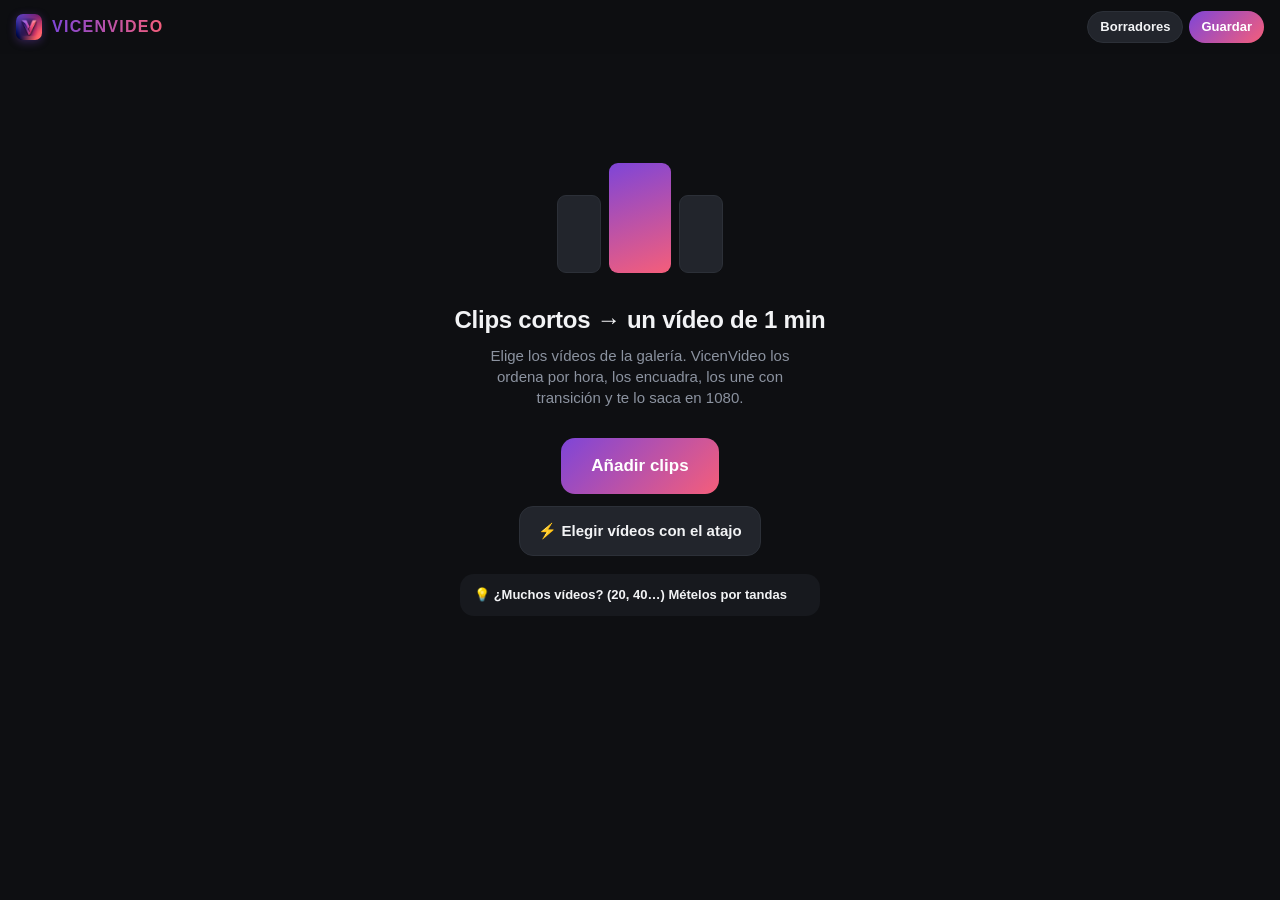
<file: index.html>
<!doctype html>
<html lang="es">
<head>
<meta charset="utf-8">
<meta name="viewport" content="width=device-width, initial-scale=1, viewport-fit=cover, user-scalable=no">
<meta name="theme-color" content="#0E0F12">
<meta name="apple-mobile-web-app-capable" content="yes">
<meta name="mobile-web-app-capable" content="yes">
<meta name="apple-mobile-web-app-status-bar-style" content="black-translucent">
<meta name="apple-mobile-web-app-title" content="VicenVideo">
<title>VicenVideo</title>
<link rel="manifest" href="manifest.json">
<link rel="apple-touch-icon" href="icons/icon-180.png">
<link rel="icon" type="image/png" sizes="64x64" href="icons/icon-64.png">
<link rel="icon" type="image/png" sizes="192x192" href="icons/icon-192.png">
<link rel="stylesheet" href="css/styles.css?v=16">
</head>
<body class="fmt-story">

<header class="top">
  <div class="proj-btn">
    <img src="icons/icon-64.png" class="logo" alt="">
    <span class="brand">VICENVIDEO</span>
    <span id="projName" class="proj-name"></span>
  </div>
  <div class="top-actions">
    <button id="btnDrafts" class="chip">Borradores</button>
    <button id="btnSaveDraft" class="chip accent">Guardar</button>
  </div>
</header>

<main>
  <section id="empty" class="empty">
    <div class="empty-art" aria-hidden="true"><i></i><i></i><i></i></div>
    <h1>Clips cortos → un vídeo de 1 min</h1>
    <p>Elige los vídeos de la galería. VicenVideo los ordena por hora, los encuadra, los une con transición y te lo saca en 1080.</p>
    <label class="btn primary big">Añadir clips<input type="file" id="fileInput" accept="video/*" multiple hidden></label>
    <button class="btn btn-shortcut">⚡ Elegir vídeos con el atajo</button>
    <details class="many">
      <summary>¿Muchos vídeos? (20, 40…) Mételos por tandas</summary>
      <ol>
        <li>Añade los vídeos <b>de 10 en 10</b> desde la Fototeca. Tras darle al <b>✓</b>, espera sin tocar: el iPhone los prepara antes de pasarlos (unos segundos por vídeo).</li>
        <li>Repite con <b>+ Añadir más clips</b>. Cada tanda se coloca sola en su sitio por hora de grabación.</li>
      </ol>
      <p>Safari convierte cada vídeo de la Fototeca antes de dárselo a la app; con 40 de golpe son varios minutos sin ver nada. Si están en iCloud, primero se descargan: mejor con WiFi.</p>
      <p><a href="atajo.html">⚡ Para meter los 40 de golpe: crea el atajo (una vez) →</a></p>
    </details>
  </section>

  <section id="project" hidden>
    <details id="settingsBox" class="settings" open>
      <summary><span class="sum-title">Ajustes del vídeo</span><span id="settingsSum" class="sum-text"></span></summary>
      <div class="settings-body">
        <div class="seg format-seg" id="segFormat"></div>
        <div class="row"><span class="lbl">Cada clip</span><div class="seg" id="segDur"></div></div>
        <div class="row beat-row" id="beatRow" hidden>
          <div class="beat">
            <button id="btnTap" class="tap">Toca al ritmo</button>
            <div class="bpm">
              <button id="bpmMinus" aria-label="Menos BPM">−</button>
              <div><output id="bpmOut">120</output><small>BPM</small></div>
              <button id="bpmPlus" aria-label="Más BPM">+</button>
            </div>
          </div>
          <div class="seg" id="segBeats"></div>
          <p class="sub">Pon la canción y toca al ritmo 4-8 veces. En Instagram, arranca la canción justo en un golpe para que los cortes caigan a ritmo.</p>
        </div>
        <div class="row"><span class="lbl">Transición</span><div class="seg" id="segTrans"></div></div>
        <div class="row"><span class="lbl">Igualar tono</span><div class="seg" id="segTone"></div></div>
        <div class="row"><span class="lbl">Look</span><div class="seg" id="segLook"></div></div>
        <div class="row"><span class="lbl">Entrada y salida</span><div class="seg" id="segFades"></div></div>
      </div>
    </details>

    <div class="summary"><span id="sumCount"></span><span id="sumTotal" class="total"></span></div>
    <p class="hint" id="hint"></p>
    <div class="tools">
      <button id="btnAuto" class="chip accent">✨ Hazlo tú</button>
      <button id="btnSort" class="chip">⇅ Por hora</button>
      <button id="btnPlates" class="chip">▦ Matrículas</button>
    </div>
    <div id="grid" class="grid"></div>
    <label class="add-more">+ Añadir más clips<input type="file" id="fileInput2" accept="video/*" multiple hidden></label>
    <button class="btn btn-shortcut wide-btn">⚡ Elegir vídeos con el atajo</button>
    <details class="many">
      <summary>¿Muchos vídeos? (20, 40…) Mételos por tandas</summary>
      <ol>
        <li>Añade los vídeos <b>de 10 en 10</b> desde la Fototeca. Tras darle al <b>✓</b>, espera sin tocar: el iPhone los prepara antes de pasarlos (unos segundos por vídeo).</li>
        <li>Repite con <b>+ Añadir más clips</b>. Cada tanda se coloca sola en su sitio por hora de grabación.</li>
      </ol>
      <p>Safari convierte cada vídeo de la Fototeca antes de dárselo a la app; con 40 de golpe son varios minutos sin ver nada. Si están en iCloud, primero se descargan: mejor con WiFi.</p>
      <p><a href="atajo.html">⚡ Para meter los 40 de golpe: crea el atajo (una vez) →</a></p>
    </details>
  </section>
</main>

<footer id="bar" class="bar" hidden>
  <button id="btnPreview" class="btn">▶ Vista previa</button>
  <button id="btnExport" class="btn primary">Exportar 1080</button>
</footer>

<!-- Editor de un clip -->
<div id="editor" class="sheet" hidden>
  <div class="sheet-head">
    <span id="edTitle" class="sheet-title"></span>
    <button id="edDone" class="btn primary small">Listo</button>
  </div>
  <div class="stage" id="edStage">
    <canvas id="edCanvas"></canvas>
    <div class="stage-hint" id="edHint"></div>
  </div>
  <div class="tabs" id="edTabs">
    <button data-tab="trozo">Trozo</button>
    <button data-tab="encuadre">Encuadre</button>
    <button data-tab="luz">Luz</button>
    <button data-tab="tapar">Tapar</button>
  </div>
  <div class="ctrl">
    <div class="pane" data-pane="trozo">
      <div class="ctrl-row"><span>Empieza en</span><output id="edStartOut"></output></div>
      <input type="range" id="edStart" min="0" max="0" step="0.001" value="0">
      <div class="frame-btns">
        <button data-step="-1" aria-label="Frame anterior">‹ frame</button>
        <button id="edBest">✨ Mejor trozo</button>
        <button data-step="1" aria-label="Frame siguiente">frame ›</button>
      </div>
      <button id="edSplit" class="wide" hidden></button>
      <div class="ctrl-row"><span>Velocidad</span></div>
      <div class="seg" id="edSpeed">
        <button data-v="0.5">0,5× lenta</button><button data-v="1">1× normal</button><button data-v="2">2× rápida</button>
      </div>
    </div>

    <div class="pane" data-pane="encuadre" hidden>
      <div class="ctrl-row"><span>Zoom</span><output id="edZoomOut"></output></div>
      <input type="range" id="edZoom" min="1" max="2.5" step="0.01" value="1">
      <div class="ctrl-row"><span>Zoom lento</span><button id="kbAll" class="link">Aplicar a todos</button></div>
      <div class="seg" id="edKb">
        <button data-v="none">No</button><button data-v="in">Acercar</button><button data-v="out">Alejar</button>
      </div>
      <div class="two">
        <button id="edSmart">🎯 Encuadre inteligente</button>
        <button id="edCenter">Centrar</button>
      </div>
    </div>

    <div class="pane" data-pane="luz" hidden>
      <div class="ctrl-row"><span>Brillo</span><output id="edBrightOut"></output></div>
      <input type="range" id="edBright" min="-100" max="100" step="1" value="0">
      <div class="ctrl-row"><span>Calidez</span><output id="edWarmOut"></output></div>
      <input type="range" id="edWarm" min="-100" max="100" step="1" value="0" class="warm">
      <div class="ctrl-row"><span>Saturación</span><output id="edSatOut"></output></div>
      <input type="range" id="edSat" min="0" max="200" step="1" value="100">
      <div class="two">
        <button id="lightReset">Restablecer</button>
        <button id="lightAll">Aplicar a todos</button>
      </div>
    </div>

    <div class="pane" data-pane="tapar" hidden>
      <p class="pane-note">Busca las matrículas sola o pon un recuadro a mano. A mano: si el coche o la cámara se mueven, colócalo también en «Final».</p>
      <div class="seg" id="edKey">
        <button data-v="start">Inicio del clip</button><button data-v="end">Final del clip</button>
      </div>
      <button id="zoneAuto" class="wide">🔍 Buscar matrículas solo</button>
      <div class="two">
        <button id="zoneAdd">+ Añadir recuadro</button>
        <button id="zoneDel" class="danger">Quitar recuadro</button>
      </div>
      <p class="pane-note small" id="zoneCount"></p>
    </div>
  </div>
  <div class="ed-actions">
    <button id="edLeft" aria-label="Mover a la izquierda">←</button>
    <button id="edPlay">▶ Probar</button>
    <button id="edDup">Duplicar</button>
    <button id="edDelete" class="danger">Quitar</button>
    <button id="edRight" aria-label="Mover a la derecha">→</button>
  </div>
</div>

<!-- Vista previa y exportación -->
<div id="player" class="overlay" hidden>
  <div class="sheet-head">
    <span id="plTitle" class="sheet-title"></span>
    <button id="plClose" class="btn small">Cerrar</button>
  </div>
  <div class="stage" id="plStage">
    <canvas id="plCanvas"></canvas>
    <video id="plResult" playsinline controls loop hidden></video>
  </div>
  <div class="progress"><div id="plBar"></div></div>
  <div id="plStatus" class="status"></div>
  <div id="plActions" class="pl-actions" hidden>
    <button id="plShare" class="btn primary">Guardar / Compartir</button>
    <a id="plDownload" class="btn">Descargar</a>
  </div>
</div>

<!-- Borradores -->
<div id="projects" class="sheet" hidden>
  <div class="sheet-head">
    <span class="sheet-title">Borradores</span>
    <button id="projClose" class="btn small">Cerrar</button>
  </div>
  <div id="projList" class="proj-list"></div>
  <div class="proj-foot">
    <button id="projNew" class="btn primary">+ Empezar vídeo nuevo</button>
  </div>
</div>

<div id="ask" class="ask" hidden><div class="ask-box"><p id="askText"></p><div id="askBtns" class="ask-btns"></div></div></div>

<div id="busy" class="ask" hidden>
  <div class="ask-box">
    <p id="busyText"></p>
    <div class="progress busy-bar"><div id="busyBar"></div></div>
    <div class="ask-btns"><button id="busyCancel" class="btn">Cancelar</button></div>
  </div>
</div>

<div id="toast" class="toast" hidden><span id="toastText"></span><button id="toastBtn"></button></div>

<!-- Aquí viven los <video> ocultos que usa el motor (iOS los quiere en el DOM) -->
<div id="vpool" aria-hidden="true"></div>

<script src="js/app.js?v=17"></script>
</body>
</html>
</file>
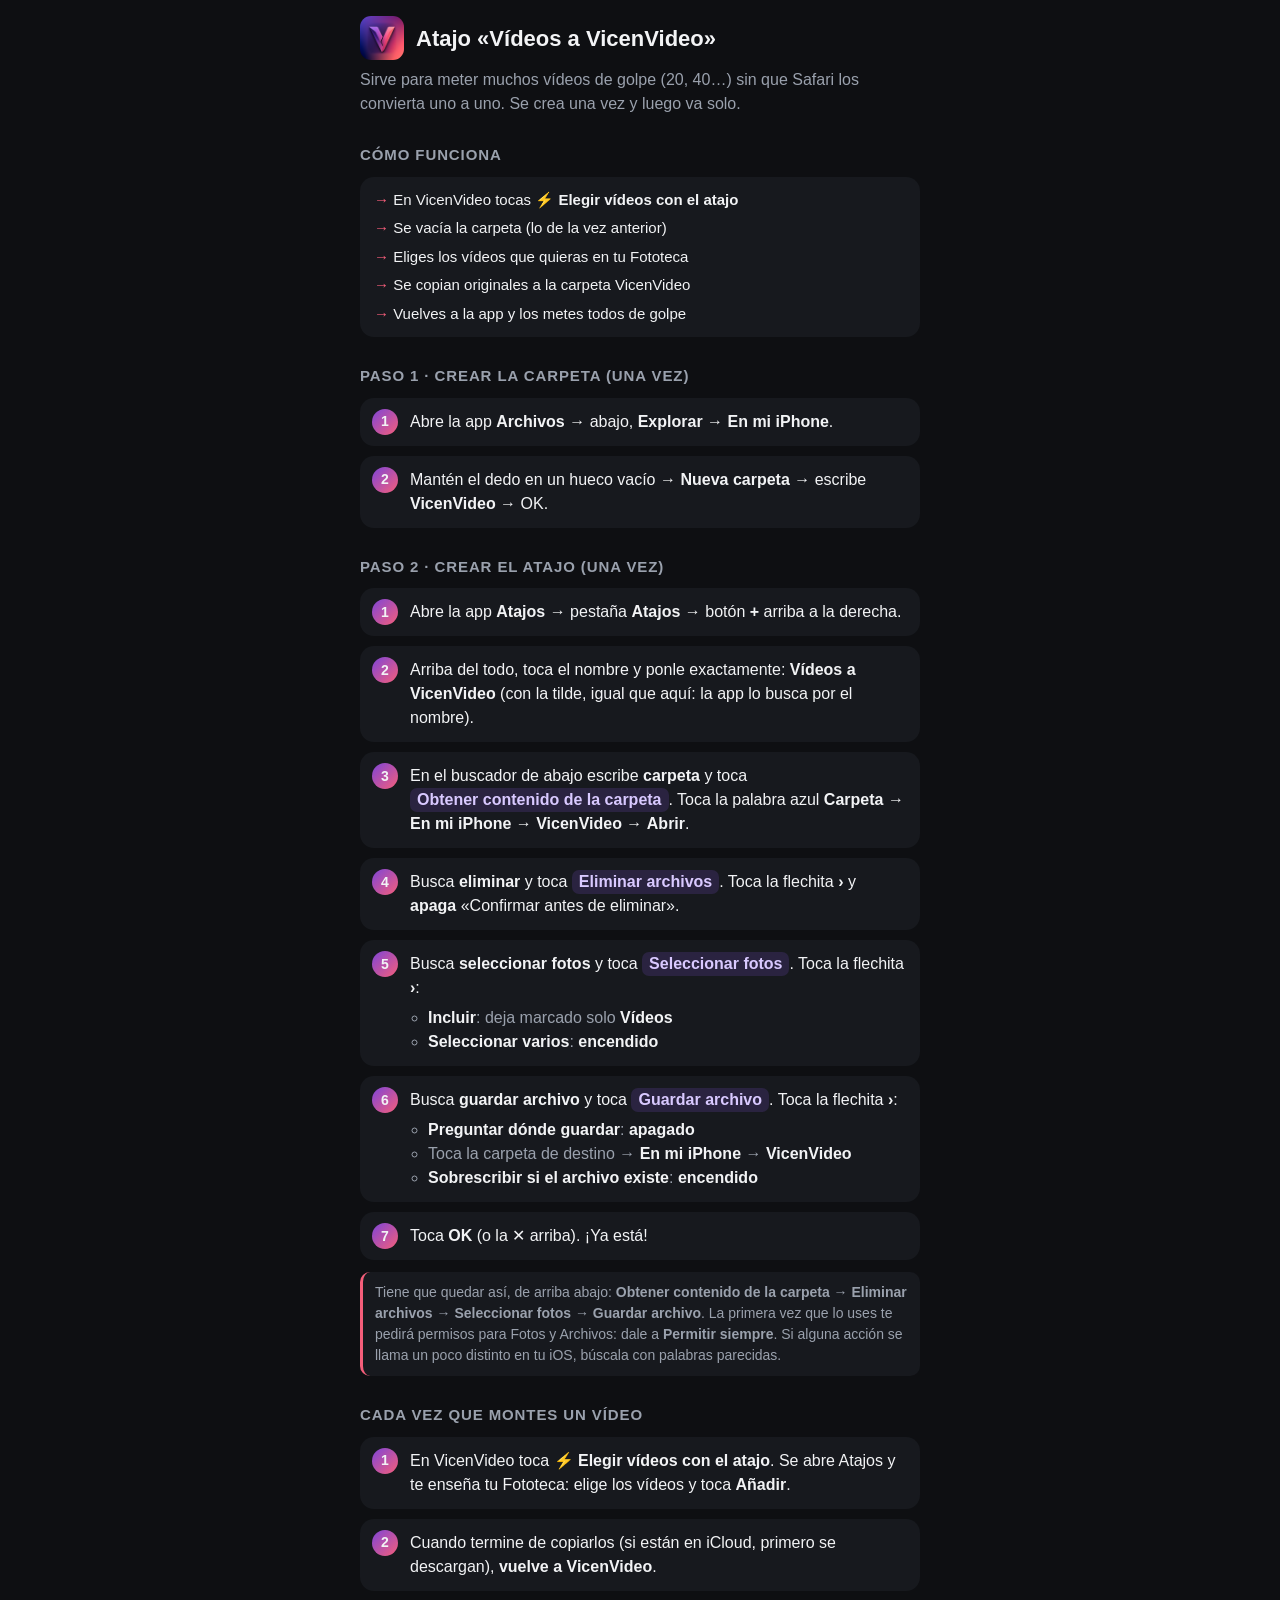
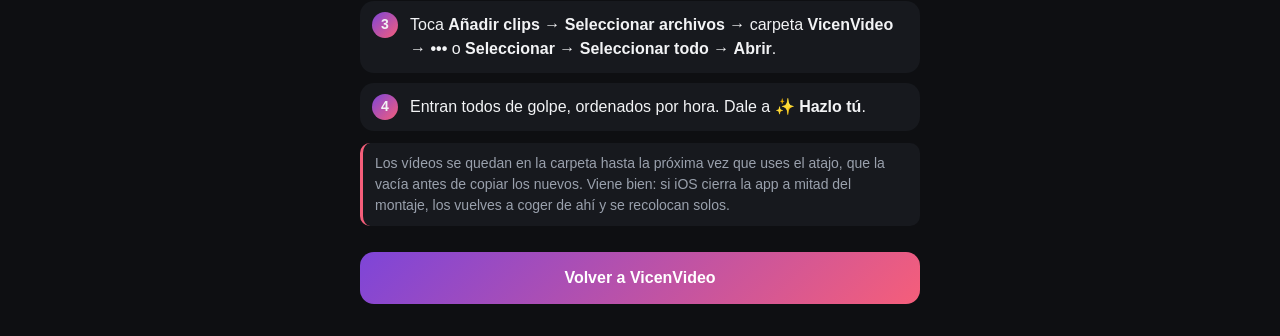
<file: atajo.html>
<!doctype html>
<html lang="es">
<head>
<meta charset="utf-8">
<meta name="viewport" content="width=device-width, initial-scale=1, viewport-fit=cover">
<meta name="theme-color" content="#0E0F12">
<title>Atajo VicenVideo</title>
<link rel="icon" type="image/png" href="icons/icon-64.png">
<style>
  :root { --bg: #0E0F12; --panel: #17191E; --line: #2C3038; --text: #F2F3F5; --muted: #9AA1AD; --accent: #F55E7A; --accent2: #7E45D8; }
  * { box-sizing: border-box; }
  body { margin: 0; background: var(--bg); color: var(--text); font: 16px/1.5 -apple-system, BlinkMacSystemFont, "Segoe UI", Roboto, sans-serif;
    padding: calc(16px + env(safe-area-inset-top)) 16px calc(32px + env(safe-area-inset-bottom)); }
  main { max-width: 560px; margin: 0 auto; }
  header { display: flex; align-items: center; gap: 12px; margin-bottom: 8px; }
  header img { width: 44px; height: 44px; border-radius: 11px; }
  h1 { font-size: 22px; margin: 0; }
  .lead { color: var(--muted); margin: 6px 0 22px; }
  h2 { font-size: 15px; text-transform: uppercase; letter-spacing: .06em; color: var(--muted); margin: 28px 0 10px; }
  ol { margin: 0; padding: 0; list-style: none; counter-reset: s; display: grid; gap: 10px; }
  ol > li { counter-increment: s; background: var(--panel); border-radius: 14px; padding: 12px 14px 12px 50px; position: relative; }
  ol > li::before { content: counter(s); position: absolute; left: 12px; top: 11px; width: 26px; height: 26px; border-radius: 50%;
    background: linear-gradient(135deg, var(--accent2), var(--accent)); display: grid; place-items: center; font-weight: 700; font-size: 14px; }
  b { font-weight: 650; }
  .act { display: inline-block; background: #2A2340; color: #D9C9FF; border-radius: 7px; padding: 0 7px; font-weight: 600; white-space: nowrap; }
  ul { margin: 6px 0 0; padding-left: 18px; color: var(--muted); }
  ul b { color: var(--text); }
  .note { background: var(--panel); border-left: 3px solid var(--accent); border-radius: 10px; padding: 10px 12px; color: var(--muted); margin-top: 12px; font-size: 14px; }
  .flow { display: grid; gap: 6px; background: var(--panel); border-radius: 14px; padding: 12px 14px; margin: 0 0 8px; font-size: 15px; }
  .flow div::before { content: "→ "; color: var(--accent); font-weight: 700; }
  a.btn { display: block; text-align: center; margin-top: 26px; padding: 14px; border-radius: 14px; color: #fff; text-decoration: none; font-weight: 700;
    background: linear-gradient(135deg, var(--accent2), var(--accent)); }
</style>
</head>
<body>
<main>
  <header><img src="icons/icon-192.png" alt=""><h1>Atajo «Vídeos a VicenVideo»</h1></header>
  <p class="lead">Sirve para meter muchos vídeos de golpe (20, 40…) sin que Safari los convierta uno a uno. Se crea una vez y luego va solo.</p>

  <h2>Cómo funciona</h2>
  <div class="flow">
    <div>En VicenVideo tocas <b>⚡ Elegir vídeos con el atajo</b></div>
    <div>Se vacía la carpeta (lo de la vez anterior)</div>
    <div>Eliges los vídeos que quieras en tu Fototeca</div>
    <div>Se copian originales a la carpeta VicenVideo</div>
    <div>Vuelves a la app y los metes todos de golpe</div>
  </div>

  <h2>Paso 1 · Crear la carpeta (una vez)</h2>
  <ol>
    <li>Abre la app <b>Archivos</b> → abajo, <b>Explorar</b> → <b>En mi iPhone</b>.</li>
    <li>Mantén el dedo en un hueco vacío → <b>Nueva carpeta</b> → escribe <b>VicenVideo</b> → OK.</li>
  </ol>

  <h2>Paso 2 · Crear el atajo (una vez)</h2>
  <ol>
    <li>Abre la app <b>Atajos</b> → pestaña <b>Atajos</b> → botón <b>+</b> arriba a la derecha.</li>
    <li>Arriba del todo, toca el nombre y ponle exactamente: <b>Vídeos a VicenVideo</b> (con la tilde, igual que aquí: la app lo busca por el nombre).</li>
    <li>En el buscador de abajo escribe <b>carpeta</b> y toca <span class="act">Obtener contenido de la carpeta</span>. Toca la palabra azul <b>Carpeta</b> → <b>En mi iPhone</b> → <b>VicenVideo</b> → <b>Abrir</b>.</li>
    <li>Busca <b>eliminar</b> y toca <span class="act">Eliminar archivos</span>. Toca la flechita <b>›</b> y <b>apaga</b> «Confirmar antes de eliminar».</li>
    <li>Busca <b>seleccionar fotos</b> y toca <span class="act">Seleccionar fotos</span>. Toca la flechita <b>›</b>:
      <ul>
        <li><b>Incluir</b>: deja marcado solo <b>Vídeos</b></li>
        <li><b>Seleccionar varios</b>: <b>encendido</b></li>
      </ul></li>
    <li>Busca <b>guardar archivo</b> y toca <span class="act">Guardar archivo</span>. Toca la flechita <b>›</b>:
      <ul>
        <li><b>Preguntar dónde guardar</b>: <b>apagado</b></li>
        <li>Toca la carpeta de destino → <b>En mi iPhone</b> → <b>VicenVideo</b></li>
        <li><b>Sobrescribir si el archivo existe</b>: <b>encendido</b></li>
      </ul></li>
    <li>Toca <b>OK</b> (o la ✕ arriba). ¡Ya está!</li>
  </ol>
  <div class="note">Tiene que quedar así, de arriba abajo: <b>Obtener contenido de la carpeta</b> → <b>Eliminar archivos</b> → <b>Seleccionar fotos</b> → <b>Guardar archivo</b>. La primera vez que lo uses te pedirá permisos para Fotos y Archivos: dale a <b>Permitir siempre</b>. Si alguna acción se llama un poco distinto en tu iOS, búscala con palabras parecidas.</div>

  <h2>Cada vez que montes un vídeo</h2>
  <ol>
    <li>En VicenVideo toca <b>⚡ Elegir vídeos con el atajo</b>. Se abre Atajos y te enseña tu Fototeca: elige los vídeos y toca <b>Añadir</b>.</li>
    <li>Cuando termine de copiarlos (si están en iCloud, primero se descargan), <b>vuelve a VicenVideo</b>.</li>
    <li>Toca <b>Añadir clips</b> → <b>Seleccionar archivos</b> → carpeta <b>VicenVideo</b> → <b>•••</b> o <b>Seleccionar</b> → <b>Seleccionar todo</b> → <b>Abrir</b>.</li>
    <li>Entran todos de golpe, ordenados por hora. Dale a <b>✨ Hazlo tú</b>.</li>
  </ol>
  <div class="note">Los vídeos se quedan en la carpeta hasta la próxima vez que uses el atajo, que la vacía antes de copiar los nuevos. Viene bien: si iOS cierra la app a mitad del montaje, los vuelves a coger de ahí y se recolocan solos.</div>

  <a class="btn" href="./">Volver a VicenVideo</a>
</main>
</body>
</html>
</file>
<file: css/styles.css>
:root {
  --bg: #0E0F12;
  --panel: #17191E;
  --panel2: #22252C;
  --line: #2C3038;
  --text: #F2F3F5;
  --muted: #8C93A0;
  --accent: #F55E7A;
  --accent2: #7E45D8;
  --danger: #FF4D5E;
  --warn: #FFB547;
  --safe-t: env(safe-area-inset-top, 0px);
  --safe-b: env(safe-area-inset-bottom, 0px);
}

* { box-sizing: border-box; -webkit-tap-highlight-color: transparent; }
[hidden] { display: none !important; }

html, body {
  margin: 0;
  background: var(--bg);
  color: var(--text);
  font: 15px/1.4 -apple-system, BlinkMacSystemFont, "SF Pro Text", "Segoe UI", Roboto, sans-serif;
  -webkit-text-size-adjust: 100%;
}
body { min-height: 100vh; padding-bottom: calc(88px + var(--safe-b)); overscroll-behavior-y: none; }
button { font: inherit; color: inherit; }

/* ---------- Cabecera ---------- */
.top {
  position: sticky; top: 0; z-index: 5;
  display: flex; align-items: center; justify-content: space-between;
  padding: calc(10px + var(--safe-t)) 16px 10px;
  background: rgba(14, 15, 18, .88);
  backdrop-filter: blur(12px); -webkit-backdrop-filter: blur(12px);
}
.brand {
  font-weight: 800; letter-spacing: .08em; font-size: 16px; white-space: nowrap;
  background: linear-gradient(90deg, var(--accent2), var(--accent));
  -webkit-background-clip: text; background-clip: text; color: transparent;
}
main { padding: 0 16px; }

/* ---------- Botones ---------- */
.btn {
  display: inline-flex; align-items: center; justify-content: center; gap: 8px;
  height: 50px; padding: 0 18px; border-radius: 14px;
  border: 1px solid var(--line); background: var(--panel2); color: var(--text);
  font-weight: 650; cursor: pointer; text-decoration: none; user-select: none; -webkit-user-select: none;
}
.btn:active { transform: scale(.98); }
.btn.primary { border: 0; background: linear-gradient(135deg, var(--accent2), var(--accent)); color: #fff; }
.btn.big { height: 56px; padding: 0 30px; font-size: 17px; }
.btn.small { height: 36px; padding: 0 16px; border-radius: 11px; font-size: 14px; }
.btn:disabled { opacity: .4; pointer-events: none; }
.ghost { background: none; border: 0; color: var(--muted); font-weight: 600; padding: 8px 4px; cursor: pointer; }

/* ---------- Estado vacío ---------- */
.empty { text-align: center; padding: 11vh 8px 0; }
.empty h1 { font-size: 24px; margin: 30px 0 8px; letter-spacing: -.01em; }
.empty p { color: var(--muted); margin: 0 auto 30px; max-width: 320px; }
.empty-art { display: flex; justify-content: center; align-items: flex-end; gap: 8px; height: 120px; }
.empty-art i { display: block; width: 44px; aspect-ratio: 9/16; border-radius: 9px; background: var(--panel2); border: 1px solid var(--line); }
.empty-art i:nth-child(2) { width: 62px; background: linear-gradient(160deg, var(--accent2), var(--accent)); border: 0; }

/* ---------- Ajustes ---------- */
.settings { background: var(--panel); border-radius: 16px; margin-top: 4px; }
.settings summary {
  list-style: none; cursor: pointer; padding: 12px 14px; display: flex; align-items: baseline; gap: 10px;
  -webkit-user-select: none; user-select: none;
}
.settings summary::-webkit-details-marker { display: none; }
.settings summary::after { content: "▾"; margin-left: auto; color: var(--muted); transition: transform .15s; }
.settings[open] summary::after { transform: rotate(180deg); }
.sum-title { font-weight: 700; font-size: 14px; flex: none; }
.sum-text { color: var(--muted); font-size: 12px; white-space: nowrap; overflow: hidden; text-overflow: ellipsis; min-width: 0; }
.settings-body { display: grid; gap: 10px; padding: 0 12px 12px; }
.settings-body > * { min-width: 0; }
.row { display: grid; gap: 5px; min-width: 0; }
.lbl { color: var(--muted); font-size: 12px; font-weight: 600; text-transform: uppercase; letter-spacing: .06em; padding-left: 2px; }
.seg {
  display: flex; flex: 1; min-width: 0; gap: 2px; padding: 3px; border-radius: 11px; background: var(--bg);
  overflow-x: auto; scrollbar-width: none;
}
.seg::-webkit-scrollbar { display: none; }
.seg button {
  flex: 1 1 0; min-width: 0; border: 0; background: none; padding: 8px 4px; border-radius: 9px;
  font-size: 14px; font-weight: 600; color: var(--muted); white-space: nowrap; cursor: pointer;
}
.seg button.on { background: var(--panel2); color: var(--text); }
.format-seg button { padding: 8px 6px; }
.format-seg button small { display: block; font-weight: 500; font-size: 11px; opacity: .7; margin-top: 1px; }

.summary { display: flex; justify-content: space-between; align-items: baseline; margin: 18px 2px 2px; font-weight: 700; }
.summary .total { font-variant-numeric: tabular-nums; font-size: 22px; }
.summary .total.warn { color: var(--warn); }
.tools { display: flex; gap: 8px; margin: 0 0 12px; }
.hint { color: var(--muted); font-size: 13px; margin: 0 2px 8px; }
.chip {
  flex: none; border: 1px solid var(--line); background: var(--panel2); border-radius: 20px;
  padding: 6px 12px; font-size: 13px; font-weight: 600; cursor: pointer; white-space: nowrap;
}
.hint.warn { color: var(--warn); }

/* ---------- Rejilla de clips ---------- */
.grid { display: grid; grid-template-columns: repeat(3, 1fr); gap: 8px; }
.tile {
  position: relative; aspect-ratio: 9/16; border-radius: 12px; overflow: hidden;
  background: var(--panel2) center / cover no-repeat; cursor: pointer;
  -webkit-touch-callout: none; user-select: none; -webkit-user-select: none;
}
.fmt-post .tile { aspect-ratio: 4/5; }
.tile .num, .tile .len {
  position: absolute; background: rgba(0, 0, 0, .62); font-weight: 700; font-variant-numeric: tabular-nums;
}
.tile .num { top: 6px; left: 6px; min-width: 22px; height: 22px; padding: 0 6px; border-radius: 11px; font-size: 12px; display: grid; place-items: center; }
.tile .len { bottom: 6px; right: 6px; font-size: 11px; padding: 2px 6px; border-radius: 6px; }
.tile .len.short { color: var(--warn); }
.tile.loading::after {
  content: ""; position: absolute; inset: 0; margin: auto; width: 24px; height: 24px;
  border: 3px solid var(--line); border-top-color: var(--accent); border-radius: 50%;
  animation: spin .8s linear infinite;
}
.tile.err { display: grid; place-items: center; color: var(--danger); font-size: 12px; text-align: center; padding: 8px; }
.tile.placeholder { opacity: .2; }
.tile.out { opacity: .35; filter: grayscale(1); }
.drag-ghost { position: fixed; z-index: 50; pointer-events: none; transform: scale(1.07); box-shadow: 0 14px 34px rgba(0, 0, 0, .55); }
@keyframes spin { to { transform: rotate(360deg); } }

.add-more {
  display: flex; align-items: center; justify-content: center; height: 52px; margin: 12px 0 20px;
  border: 1.5px dashed var(--line); border-radius: 14px; color: var(--muted); font-weight: 600; cursor: pointer;
}

/* ---------- Barra inferior ---------- */
.bar {
  position: fixed; left: 0; right: 0; bottom: 0; z-index: 6;
  display: grid; grid-template-columns: 1fr 1.4fr; gap: 10px;
  padding: 12px 16px calc(12px + var(--safe-b));
  background: rgba(14, 15, 18, .92); backdrop-filter: blur(14px); -webkit-backdrop-filter: blur(14px);
  border-top: 1px solid var(--line);
}

/* ---------- Pantallas completas (editor y reproductor) ---------- */
.sheet, .overlay {
  position: fixed; inset: 0; z-index: 20; background: var(--bg);
  display: flex; flex-direction: column;
  padding: var(--safe-t) 0 var(--safe-b);
}
.sheet-head { display: flex; align-items: center; justify-content: space-between; padding: 10px 16px; gap: 12px; }
.sheet-title { font-weight: 700; }
.stage { flex: 1; min-height: 0; position: relative; display: flex; align-items: center; justify-content: center; padding: 4px 16px; }
.stage canvas, .stage video { display: block; border-radius: 14px; background: #000; touch-action: none; }
.stage-hint {
  position: absolute; bottom: 14px; left: 50%; transform: translateX(-50%);
  font-size: 12px; background: rgba(0, 0, 0, .6); padding: 4px 10px; border-radius: 20px; pointer-events: none; white-space: nowrap;
}

.ctrl { padding: 8px 16px 4px; min-height: 196px; }
.pane { display: grid; gap: 6px; align-content: start; }
.ctrl-row { display: flex; justify-content: space-between; font-size: 13px; color: var(--muted); }
output { color: var(--text); font-variant-numeric: tabular-nums; font-weight: 650; }
input[type=range] { width: 100%; accent-color: var(--accent); height: 30px; margin: 0; }
.frame-btns { display: grid; grid-template-columns: 1fr 1.3fr 1fr; gap: 8px; margin-bottom: 4px; }
.ed-actions { display: grid; grid-template-columns: 44px 1fr 1fr 1fr 44px; gap: 6px; margin-top: 6px; }
#edSpeed { flex: none; }
.frame-btns button, .ed-actions button {
  height: 42px; border-radius: 12px; border: 1px solid var(--line); background: var(--panel2);
  font-weight: 600; font-size: 14px; cursor: pointer; white-space: nowrap; padding: 0 4px;
}
.ed-actions .danger { color: var(--danger); }
button:disabled { opacity: .35; }

.progress { height: 4px; background: var(--panel2); margin: 10px 16px 0; border-radius: 2px; overflow: hidden; }
#plBar { height: 100%; width: 0; background: linear-gradient(90deg, var(--accent2), var(--accent)); }
.status { padding: 10px 16px; color: var(--muted); font-size: 14px; text-align: center; min-height: 44px; }
.status.error { color: var(--danger); }
.pl-actions { display: grid; grid-template-columns: 1.4fr 1fr; gap: 10px; padding: 0 16px 12px; }

#vpool { position: fixed; left: 0; top: 0; width: 2px; height: 2px; overflow: hidden; opacity: 0; pointer-events: none; }
#vpool video { width: 2px; height: 2px; }

/* ---------- Aviso con deshacer ---------- */
.toast {
  position: fixed; left: 16px; right: 16px; bottom: calc(86px + var(--safe-b)); z-index: 40;
  display: flex; align-items: center; justify-content: space-between; gap: 12px;
  padding: 12px 14px; border-radius: 14px; background: #2B2F37; box-shadow: 0 10px 30px rgba(0, 0, 0, .45);
  font-size: 14px;
}
.toast button { border: 0; background: none; color: var(--accent); font-weight: 700; font-size: 14px; cursor: pointer; padding: 4px 2px; white-space: nowrap; }

/* ---------- Cabecera con proyectos ---------- */
.proj-btn {
  display: flex; align-items: baseline; gap: 10px; min-width: 0; flex: 1;
  background: none; border: 0; padding: 4px 0; cursor: pointer; text-align: left;
}
.proj-name { font-weight: 650; font-size: 15px; white-space: nowrap; overflow: hidden; text-overflow: ellipsis; min-width: 0; }
.caret { color: var(--muted); font-size: 12px; }

/* ---------- Ritmo ---------- */
.beat-row { background: var(--bg); border-radius: 12px; padding: 10px; gap: 8px; }
.beat { display: grid; grid-template-columns: 1fr auto; gap: 10px; align-items: center; }
.tap {
  height: 54px; border-radius: 12px; border: 0; font-weight: 700; font-size: 15px; cursor: pointer;
  background: linear-gradient(135deg, var(--accent2), var(--accent)); color: #fff;
  touch-action: manipulation; -webkit-user-select: none; user-select: none;
}
.tap.hit { animation: hit .12s ease-out; }
@keyframes hit { from { transform: scale(.94); filter: brightness(1.3); } to { transform: none; } }
.bpm { display: flex; align-items: center; gap: 6px; }
.bpm > div { text-align: center; min-width: 48px; }
.bpm output { display: block; font-size: 22px; line-height: 1; }
.bpm small { color: var(--muted); font-size: 11px; }
.bpm button { width: 36px; height: 36px; border-radius: 10px; border: 1px solid var(--line); background: var(--panel2); font-size: 18px; cursor: pointer; }
.beat-row .seg { background: var(--panel); }
.seg button small { display: block; font-weight: 500; font-size: 11px; opacity: .7; margin-top: 1px; }
.sub { color: var(--muted); font-size: 12px; margin: 0 2px; }

/* ---------- Miniaturas ---------- */
.tile .time {
  position: absolute; top: 6px; right: 6px; background: rgba(0, 0, 0, .62); font-size: 11px; font-weight: 700;
  padding: 2px 6px; border-radius: 6px; font-variant-numeric: tabular-nums;
}

/* ---------- Editor: pestañas y paneles ---------- */
.tabs { display: grid; grid-template-columns: repeat(4, 1fr); gap: 2px; margin: 6px 16px 0; padding: 3px; background: var(--panel); border-radius: 12px; }
.tabs button { border: 0; background: none; padding: 8px 0; border-radius: 9px; font-weight: 650; font-size: 14px; color: var(--muted); cursor: pointer; }
.tabs button.on { background: var(--panel2); color: var(--text); }
.link { border: 0; background: none; color: var(--accent); font-weight: 650; font-size: 13px; padding: 0; cursor: pointer; }
.wide, .two button {
  height: 42px; border-radius: 12px; border: 1px solid var(--line); background: var(--panel2);
  font-weight: 600; font-size: 14px; cursor: pointer; margin-top: 4px;
}
.two { display: grid; grid-template-columns: 1fr 1fr; gap: 8px; }
.two .danger { color: var(--danger); }
.pane-note { color: var(--muted); font-size: 13px; margin: 0 0 4px; }
.pane-note.small { font-size: 12px; margin: 2px 0 0; }
input.warm { accent-color: #F0A64B; }
.ed-actions { padding: 0 16px 10px; }

/* ---------- Proyectos ---------- */
.proj-list { flex: 1; overflow-y: auto; padding: 4px 16px; display: grid; gap: 8px; align-content: start; }
.proj {
  display: grid; grid-template-columns: 44px 1fr 38px 38px; gap: 12px; align-items: center;
  padding: 10px; border-radius: 14px; background: var(--panel); cursor: pointer; border: 1.5px solid transparent;
}
.proj.current { border-color: var(--accent); }
.proj-thumb { width: 44px; aspect-ratio: 9/16; border-radius: 8px; background: var(--panel2) center / cover no-repeat; }
.proj-thumb.post { aspect-ratio: 4/5; }
.proj-info { min-width: 0; display: grid; gap: 2px; }
.proj-info b { white-space: nowrap; overflow: hidden; text-overflow: ellipsis; }
.proj-info span { color: var(--muted); font-size: 12px; }
.icon-btn { width: 38px; height: 38px; border-radius: 10px; border: 1px solid var(--line); background: var(--panel2); font-size: 15px; cursor: pointer; }
.icon-btn.danger { color: var(--danger); }
.proj-foot { padding: 10px 16px 14px; display: grid; }

/* ---------- Borradores ---------- */
.top-actions { display: flex; gap: 6px; flex: none; }
.chip.accent { border: 0; background: linear-gradient(135deg, var(--accent2), var(--accent)); color: #fff; }
.proj-name { color: var(--muted); font-size: 13px; }
.proj-empty { color: var(--muted); text-align: center; padding: 30px 10px; margin: 0; }
.ask { position: fixed; inset: 0; z-index: 60; background: rgba(0, 0, 0, .6); display: grid; place-items: center; padding: 24px; }
.ask-box { width: 100%; max-width: 340px; background: var(--panel); border-radius: 18px; padding: 18px; }
.ask-box p { margin: 0 0 14px; font-weight: 600; text-align: center; }
.ask-btns { display: grid; gap: 8px; }
.danger-btn { color: var(--danger); }

/* ---------- Trabajos largos ---------- */
.busy-bar { margin: 0 0 14px; }
#busyBar { height: 100%; width: 0; background: linear-gradient(90deg, var(--accent2), var(--accent)); transition: width .2s; }

.tools { flex-wrap: wrap; }

/* ---------- Logo ---------- */
.logo { width: 26px; height: 26px; border-radius: 7px; flex: none; align-self: center; box-shadow: 0 2px 8px rgba(126, 69, 216, .35); }
.proj-btn { align-items: center; }

.tile.missing { opacity: .45; outline: 1.5px dashed var(--warn); outline-offset: -2px; }
.tile.missing .len { color: var(--warn); }

/* ---------- Ayuda para muchos vídeos ---------- */
.many { text-align: left; margin: 18px auto 20px; max-width: 360px; background: var(--panel); border-radius: 14px; padding: 12px 14px; font-size: 13px; color: var(--muted); }
.many summary { cursor: pointer; color: var(--text); font-weight: 600; list-style: none; }
.many summary::-webkit-details-marker { display: none; }
.many summary::before { content: "💡 "; }
.many ol { padding-left: 18px; margin: 10px 0 6px; display: grid; gap: 6px; }
.many b { color: var(--text); font-weight: 600; }
.many p { margin: 6px 0 0; }

.many a { color: var(--accent); font-weight: 600; text-decoration: none; }

/* ---------- Soltar vídeos arrastrados ---------- */
body.dropping::after {
  content: "Suelta aquí los vídeos"; position: fixed; inset: 10px; z-index: 90; display: grid; place-items: center;
  border: 3px dashed var(--accent); border-radius: 20px; background: rgba(14, 15, 18, .85);
  font-size: 20px; font-weight: 700; color: var(--text); pointer-events: none;
}

.empty .btn-shortcut { display: flex; margin: 12px auto 0; }
.wide-btn { display: flex; width: 100%; margin: -8px 0 4px; }
</file>
